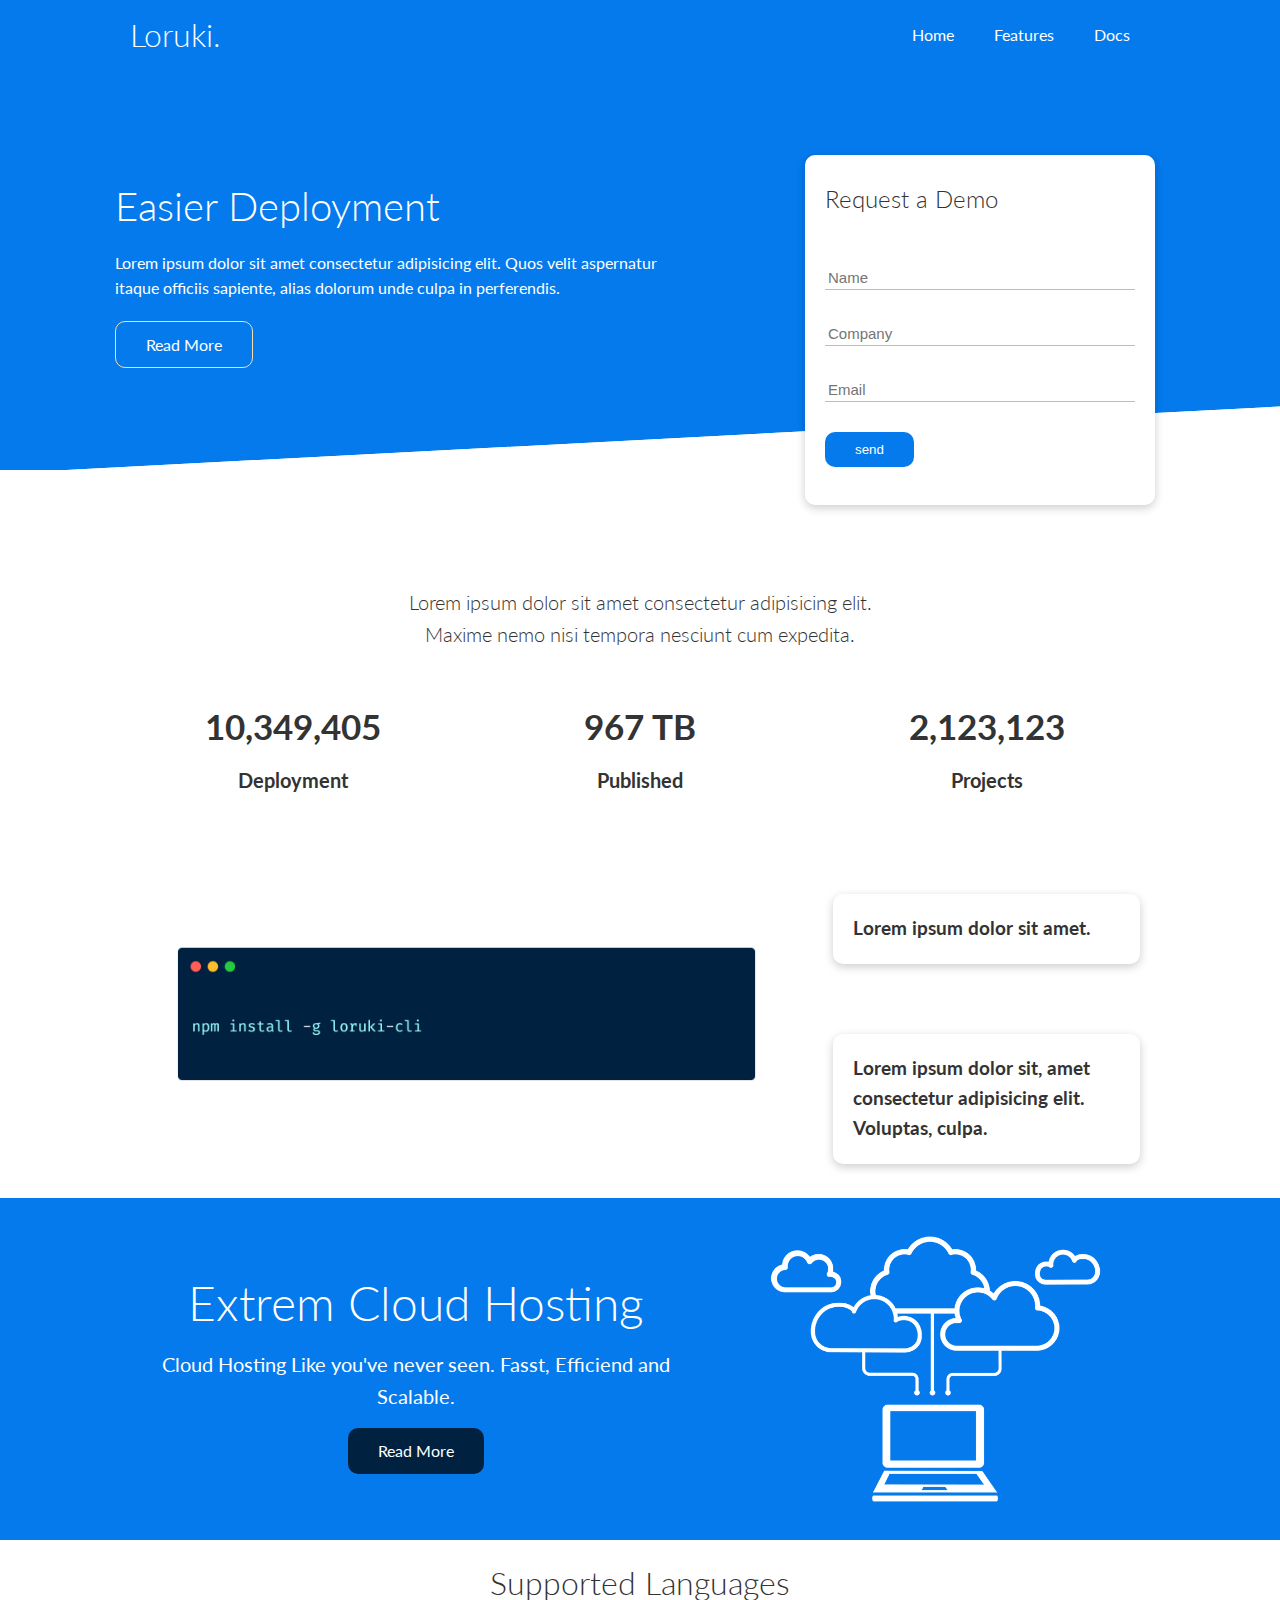
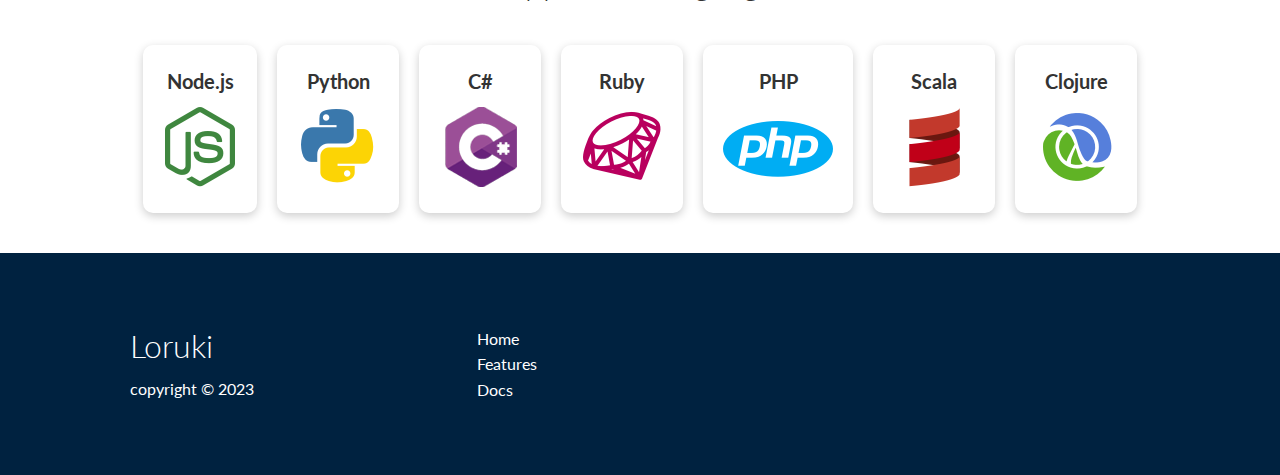
<file: index.html>
<!DOCTYPE html>
<html lang="en">
  <head>
    <meta charset="UTF-8" />
    <meta name="viewport" content="width=device-width, initial-scale=1.0" />
    <link rel="stylesheet" href="/css/style.css" />
    <link rel="stylesheet" href="/css//utilities.css" />
    <link
      rel="stylesheet"
      href="https://cdnjs.cloudflare.com/ajax/libs/font-awesome/6.4.2/css/all.min.css"
      integrity="sha512-z3gLpd7yknf1YoNbCzqRKc4qyor8gaKU1qmn+CShxbuBusANI9QpRohGBreCFkKxLhei6S9CQXFEbbKuqLg0DA=="
      crossorigin="anonymous"
      referrerpolicy="no-referrer"
    />
    <title>Loruki | Cloud Hosting For Everyone</title>
  </head>
  <body>
    <!-- Navbar -->
    <div class="navbar">
      <div class="container flex">
        <h1 class="logo">Loruki.</h1>
        <nav>
          <ul>
            <li><a href="index.html">Home</a></li>
            <li><a href="features.html">Features</a></li>
            <li><a href="docs.html">Docs</a></li>
          </ul>
        </nav>
      </div>
    </div>
    <!-- End of Navbar -->

    <!-- Showcase -->
    <section class="showcase">
      <div class="container grid">
        <div class="showcase-text">
          <h1>Easier Deployment</h1>
          <p>
            Lorem ipsum dolor sit amet consectetur adipisicing elit. Quos velit
            aspernatur itaque officiis sapiente, alias dolorum unde culpa in
            perferendis.
          </p>
          <a href="features.html" class="btn btn-outline">Read More</a>
        </div>

        <div class="showcase-form card">
          <h2>Request a Demo</h2>
          <form
            name="contact"
            netlify-honeypot="bot-field"
            method="POST"
            data-netlify="true"
          >
            <input type="hidden" name="form-name" value="contact" />
            <p class="hidden">
              <label
                >Don't fill this out if you are human: <input name="bot-field"
              /></label>
            </p>
            <div class="form-control">
              <input required type="text" name="name" placeholder="Name" />
            </div>
            <div class="form-control">
              <input
                required
                type="text"
                name="company"
                placeholder="Company"
              />
            </div>
            <div class="form-control">
              <input required type="email" name="email" placeholder="Email" />
            </div>
            <input type="submit" value="send" class="btn btn-primary" />
          </form>
        </div>
      </div>
    </section>
    <!-- End of showcase -->

    <!-- Stats Area -->

    <section class="stats">
      <div class="container">
        <h3 class="stats-heading text-center my-1">
          <div>
            Lorem ipsum dolor sit amet consectetur adipisicing elit. Maxime nemo
            nisi tempora nesciunt cum expedita.
          </div>
        </h3>

        <div class="grid grid-3 text-center my-4">
          <div>
            <i class="fas fa-server fa-3x"></i>
            <h3>10,349,405</h3>
            <p class="text-secondary">Deployment</p>
          </div>
          <div>
            <i class="fas fa-upload fa-3x"></i>
            <h3>967 TB</h3>
            <p class="text-secondary">Published</p>
          </div>
          <div>
            <i class="fas fa-project-diagram fa-3x"></i>
            <h3>2,123,123</h3>
            <p class="text-secondary">Projects</p>
          </div>
        </div>
      </div>
    </section>
    <!-- End of Stats Area -->

    <!-- Cli -->
    <div class="cli">
      <div class="container grid">
        <img src="/images/cli.png" alt="" />
        <div class="card">
          <h3>Lorem ipsum dolor sit amet.</h3>
        </div>
        <div class="card">
          <h3>
            Lorem ipsum dolor sit, amet consectetur adipisicing elit. Voluptas,
            culpa.
          </h3>
        </div>
      </div>
    </div>
    <!-- End of Cli -->

    <!-- Cloud  -->
    <div class="cloud bg-primary my-2 py-2">
      <div class="container grid">
        <div class="text-center">
          <h2 class="lg">Extrem Cloud Hosting</h2>
          <p class="lead my-1">
            Cloud Hosting Like you've never seen. Fasst, Efficiend and Scalable.
          </p>
          <a href="features.html" class="btn btn-dark">Read More</a>
        </div>
        <img src="/images/cloud.png" alt="" />
      </div>
    </div>
    <!-- End of Cloud section -->

    <!-- Languages section-->
    <section class="languages">
      <h2 class="md text-center my-2">Supported Languages</h2>
      <div class="container flex">
        <div class="card">
          <h4>Node.js</h4>
          <img src="/images/logo/node.png" alt="" />
        </div>
        <div class="card">
          <h4>Python</h4>
          <img src="/images/logo/python.png" alt="" />
        </div>
        <div class="card">
          <h4>C#</h4>
          <img src="/images/logo/csharp.png" alt="" />
        </div>
        <div class="card">
          <h4>Ruby</h4>
          <img src="/images/logo/ruby.png" alt="" />
        </div>
        <div class="card">
          <h4>PHP</h4>
          <img src="/images/logo/php.png" alt="" />
        </div>
        <div class="card">
          <h4>Scala</h4>
          <img src="/images/logo/scala.png" alt="" />
        </div>
        <div class="card">
          <h4>Clojure</h4>
          <img src="/images/logo/clojure.png" alt="" />
        </div>
      </div>
    </section>
    <!-- End of Languages Section -->

    <!-- Footer -->
    <footer class="footer bg-dark py-5">
      <div class="container grid grid-3">
        <div>
          <h1>Loruki</h1>
          <p>copyright &copy; 2023</p>
        </div>

        <nav>
          <ul>
            <li><a href="index.html">Home</a></li>
            <li><a href="features.html">Features</a></li>
            <li><a href="docs.html">Docs</a></li>
          </ul>
        </nav>

        <div class="social">
          <a href="#"><i class="fab fa-twitter fa-2x"></i></a>
          <a href="#"><i class="fab fa-facebook fa-2x"></i></a>
          <a href="#"><i class="fab fa-instagram fa-2x"></i></a>
          <a href="#"><i class="fab fa-github fa-2x"></i></a>
        </div>
      </div>
    </footer>
    <!-- End of Footer -->
  </body>
</html>

<!-- For getting fonr awsome iconds you should go to cdnjs and serach for fornawsome icons -->
</file>
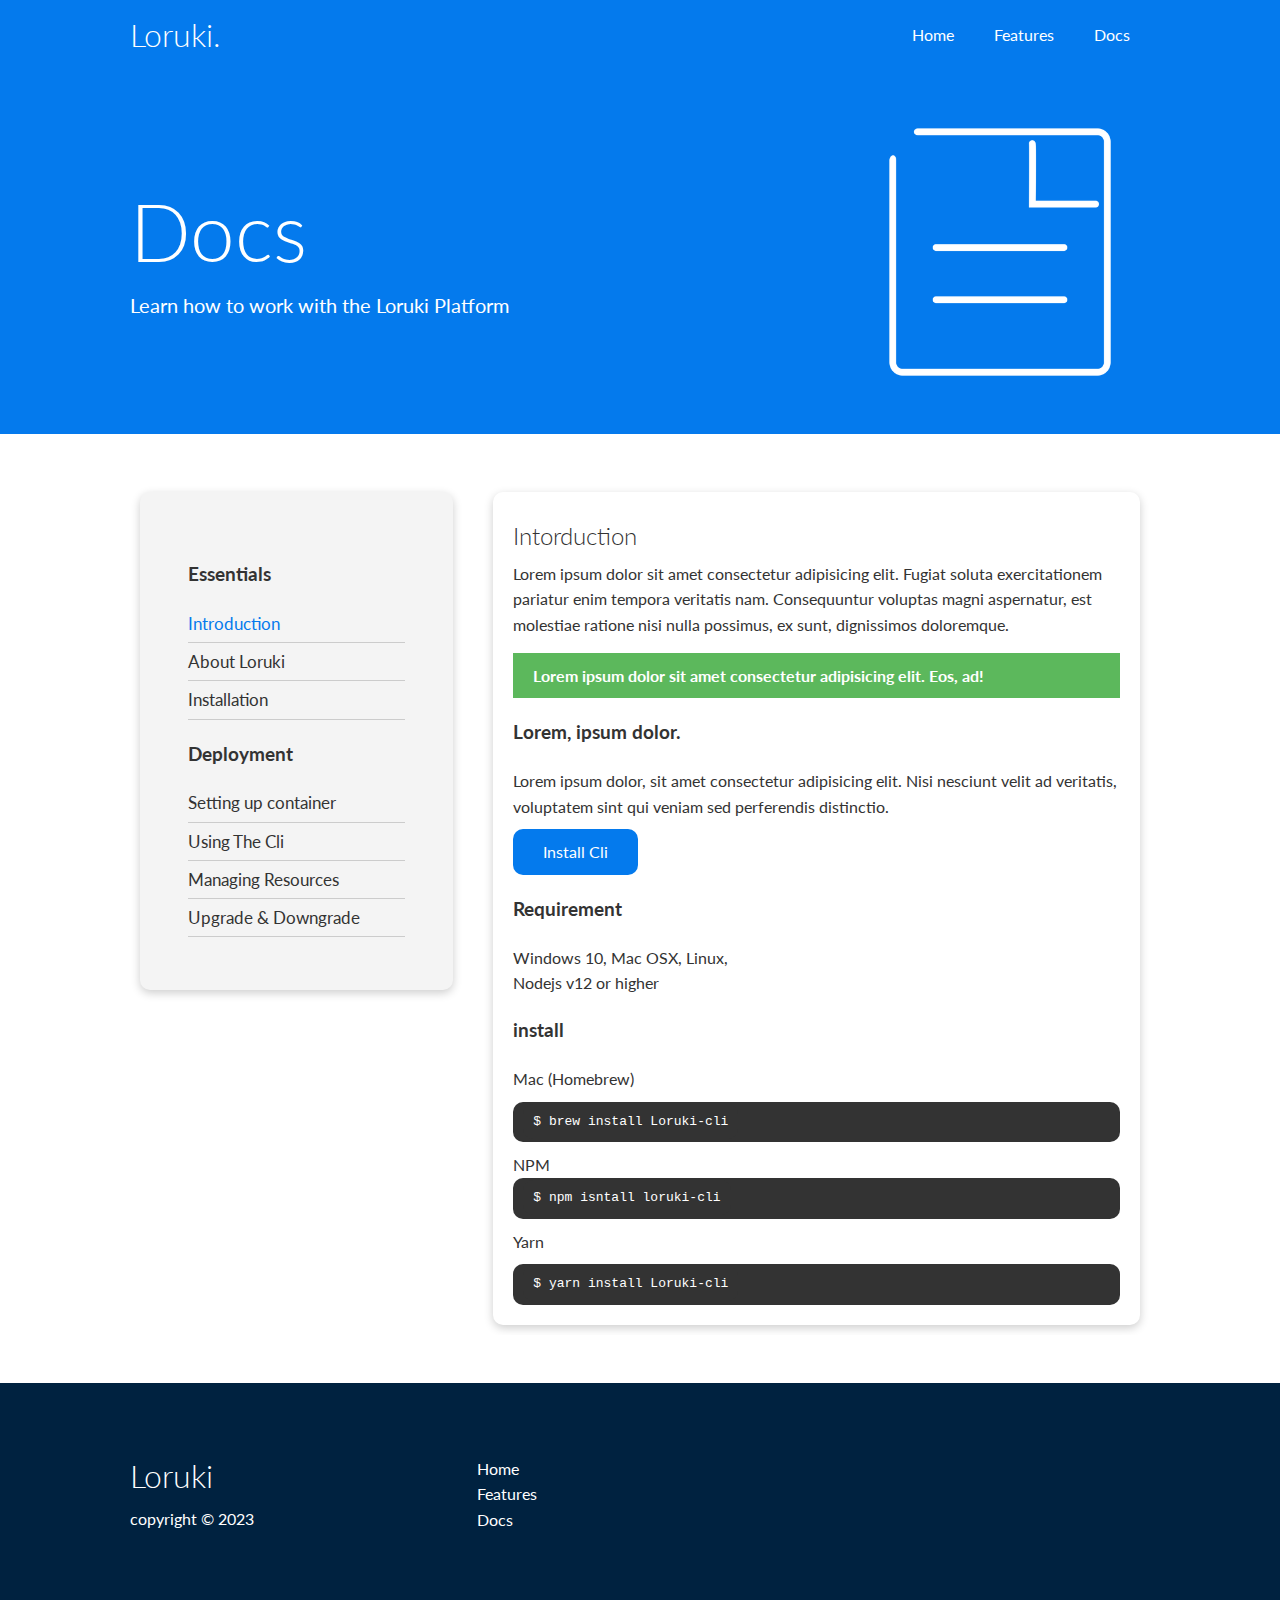
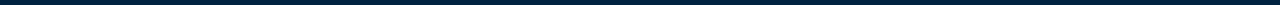
<file: docs.html>
<!DOCTYPE html>
<html lang="en">
  <head>
    <meta charset="UTF-8" />
    <meta name="viewport" content="width=device-width, initial-scale=1.0" />
    <link rel="stylesheet" href="/css/style.css" />
    <link rel="stylesheet" href="/css//utilities.css" />
    <link
      rel="stylesheet"
      href="https://cdnjs.cloudflare.com/ajax/libs/font-awesome/6.4.2/css/all.min.css"
      integrity="sha512-z3gLpd7yknf1YoNbCzqRKc4qyor8gaKU1qmn+CShxbuBusANI9QpRohGBreCFkKxLhei6S9CQXFEbbKuqLg0DA=="
      crossorigin="anonymous"
      referrerpolicy="no-referrer"
    />
    <title>Loruki | Cloud Hosting For Everyone</title>
  </head>
  <body>
    <!-- Navbar -->
    <div class="navbar">
      <div class="container flex">
        <h1 class="logo">Loruki.</h1>
        <nav>
          <ul>
            <li><a href="index.html">Home</a></li>
            <li><a href="features.html">Features</a></li>
            <li><a href="docs.html">Docs</a></li>
          </ul>
        </nav>
      </div>
    </div>
    <!-- End of Navbar -->

    <!-- Heade Area -->
    <section class="docs-head bg-primary py-3">
      <div class="container grid">
        <div>
          <h1 class="xl">Docs</h1>
          <p class="lead">Learn how to work with the Loruki Platform</p>
        </div>
        <img src="/images/docs.png" alt="" />
      </div>
    </section>
    <!-- End of head ARea -->

    <!-- Docs main -->
    <section class="docs-main my-4">
      <div class="container grid">
        <div class="card bg-light p-4">
          <h3 class="my-2">Essentials</h3>
          <nav>
            <ul>
              <li><a class="text-primary" href="#">Introduction</a></li>
              <li><a href="#">About Loruki</a></li>
              <li><a href="#">Installation</a></li>
            </ul>
          </nav>
          <h3 class="my-2">Deployment</h3>
          <nav>
            <ul>
              <li><a href="#">Setting up container</a></li>
              <li><a href="#">Using The Cli</a></li>
              <li><a href="#">Managing Resources</a></li>
              <li><a href="#">Upgrade & Downgrade</a></li>
            </ul>
          </nav>
        </div>
        <div class="card">
          <h2>Intorduction</h2>
          <p>
            Lorem ipsum dolor sit amet consectetur adipisicing elit. Fugiat
            soluta exercitationem pariatur enim tempora veritatis nam.
            Consequuntur voluptas magni aspernatur, est molestiae ratione nisi
            nulla possimus, ex sunt, dignissimos doloremque.
          </p>
          <div class="alert alert-success">
            <i class="fas fa-info"></i>
            Lorem ipsum dolor sit amet consectetur adipisicing elit. Eos, ad!
          </div>

          <h3>Lorem, ipsum dolor.</h3>

          <p>
            Lorem ipsum dolor, sit amet consectetur adipisicing elit. Nisi
            nesciunt velit ad veritatis, voluptatem sint qui veniam sed
            perferendis distinctio.
          </p>

          <a href="" class="btn btn-primary">Install Cli</a>

          <h3>Requirement</h3>
          <ul>
            <li>Windows 10, Mac OSX, Linux,</li>
            <li>Nodejs v12 or higher</li>
          </ul>
          <h3>install</h3>
          <p>Mac (Homebrew)</p>
          <pre><code>$ brew install Loruki-cli</code></pre>
          <p></p>
          NPM
          <pre><code>$ npm isntall loruki-cli</code></pre>
          <p>Yarn</p>
          <pre><code>$ yarn install Loruki-cli</code></pre>
        </div>
      </div>
    </section>
    <!-- End of docs main -->

    <!-- Footer -->
    <footer class="footer bg-dark py-5">
      <div class="container grid grid-3">
        <div>
          <h1>Loruki</h1>
          <p>copyright &copy; 2023</p>
        </div>

        <nav>
          <ul>
            <li><a href="index.html">Home</a></li>
            <li><a href="features.html">Features</a></li>
            <li><a href="docs.html">Docs</a></li>
          </ul>
        </nav>

        <div class="social">
          <a href="#"><i class="fab fa-twitter fa-2x"></i></a>
          <a href="#"><i class="fab fa-facebook fa-2x"></i></a>
          <a href="#"><i class="fab fa-instagram fa-2x"></i></a>
          <a href="#"><i class="fab fa-github fa-2x"></i></a>
        </div>
      </div>
    </footer>
    <!-- End of Footer -->
  </body>
</html>

<!-- For getting fonr awsome iconds you should go to cdnjs and serach for fornawsome icons -->
</file>
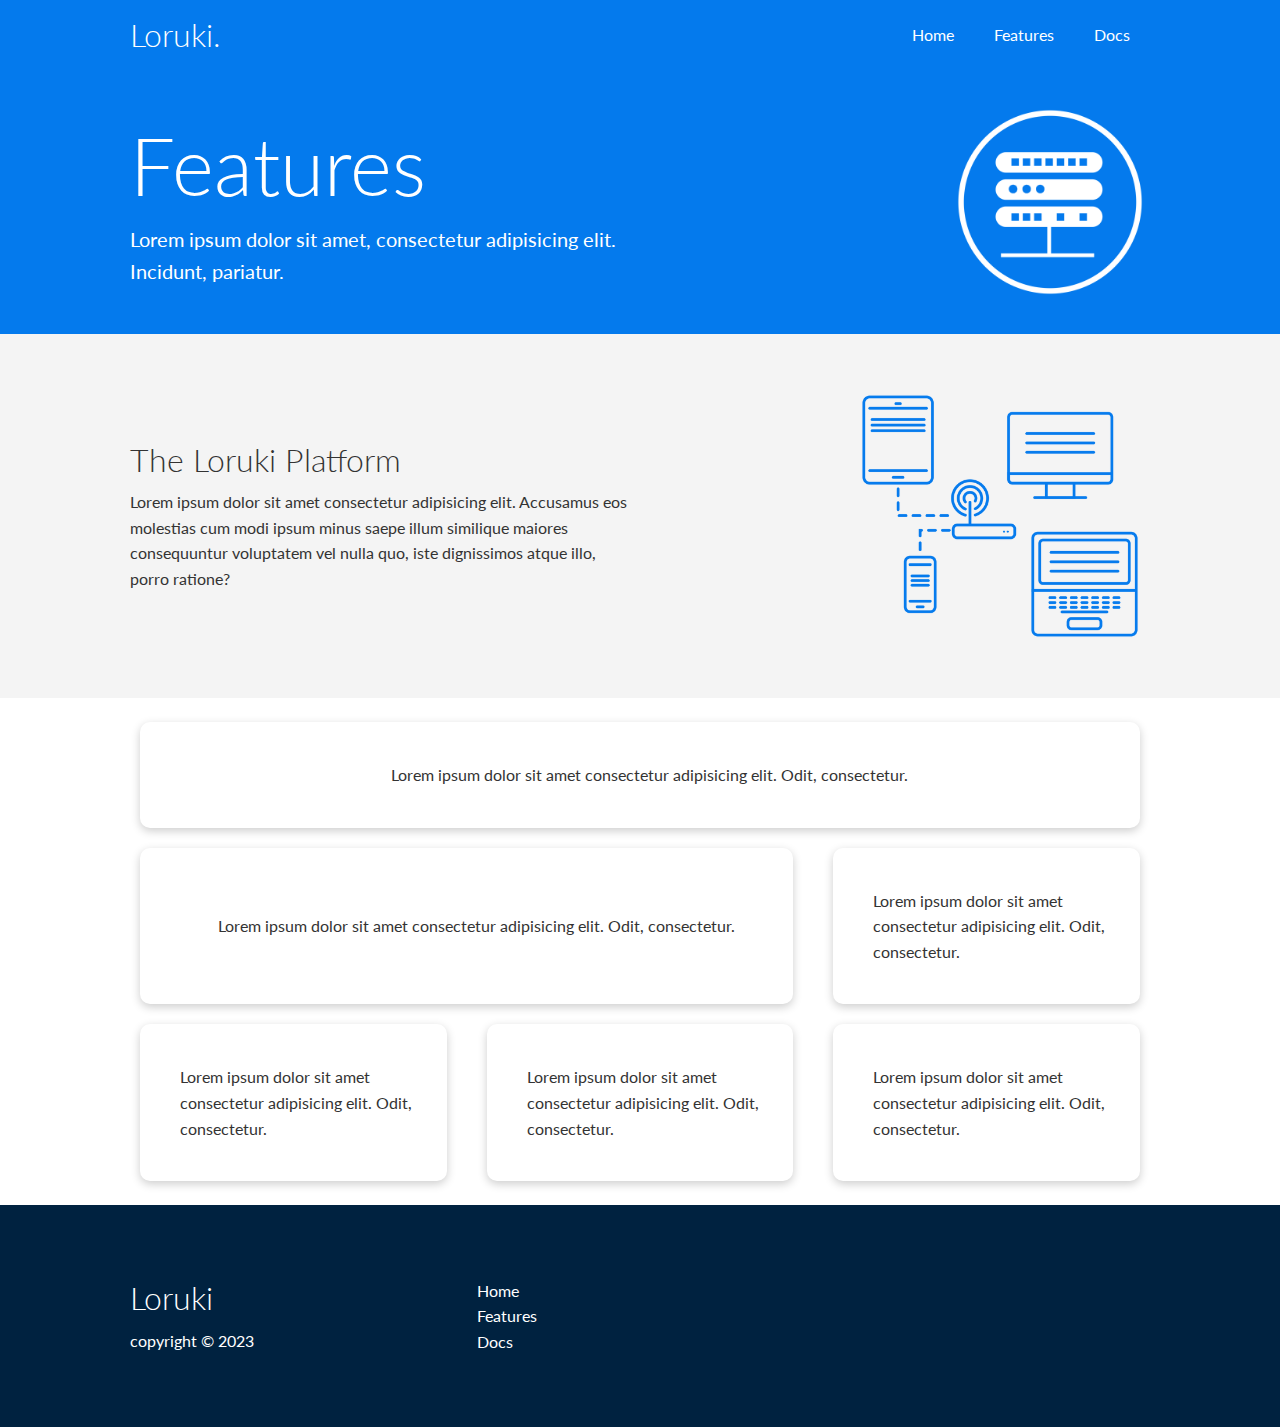
<file: features.html>
<!DOCTYPE html>
<html lang="en">
  <head>
    <meta charset="UTF-8" />
    <meta name="viewport" content="width=device-width, initial-scale=1.0" />
    <link rel="stylesheet" href="/css/style.css" />
    <link rel="stylesheet" href="/css//utilities.css" />
    <link
      rel="stylesheet"
      href="https://cdnjs.cloudflare.com/ajax/libs/font-awesome/6.4.2/css/all.min.css"
      integrity="sha512-z3gLpd7yknf1YoNbCzqRKc4qyor8gaKU1qmn+CShxbuBusANI9QpRohGBreCFkKxLhei6S9CQXFEbbKuqLg0DA=="
      crossorigin="anonymous"
      referrerpolicy="no-referrer"
    />
    <title>Loruki | Cloud Hosting For Everyone</title>
  </head>
  <body>
    <!-- Navbar -->
    <div class="navbar">
      <div class="container flex">
        <h1 class="logo">Loruki.</h1>
        <nav>
          <ul>
            <li><a href="index.html">Home</a></li>
            <li><a href="features.html">Features</a></li>
            <li><a href="docs.html">Docs</a></li>
          </ul>
        </nav>
      </div>
    </div>
    <!-- End of Navbar -->

    <!-- Heade Area -->
    <section class="features-head bg-primary py-3">
      <div class="container grid">
        <div>
          <h1 class="xl">Features</h1>
          <p class="lead">
            Lorem ipsum dolor sit amet, consectetur adipisicing elit. Incidunt,
            pariatur.
          </p>
        </div>
        <img src="/images/server.png" alt="" />
      </div>
    </section>
    <!-- End of head ARea -->

    <!-- Sub Head -->
    <section class="features-sub-head bg-light py-3">
      <div class="container grid">
        <div>
          <h1 class="md">The Loruki Platform</h1>
          <p>
            Lorem ipsum dolor sit amet consectetur adipisicing elit. Accusamus
            eos molestias cum modi ipsum minus saepe illum similique maiores
            consequuntur voluptatem vel nulla quo, iste dignissimos atque illo,
            porro ratione?
          </p>
        </div>
        <img src="/images/server2.png" alt="" />
      </div>
    </section>
    <!-- End of sub Head -->

    <!-- Features Main -->
    <div class="features-main my-2">
      <div class="container grid grid-3">
        <div class="card flex">
          <i class="fas fa-server fa-3x"></i>
          <p>
            Lorem ipsum dolor sit amet consectetur adipisicing elit. Odit,
            consectetur.
          </p>
        </div>
        <div class="card flex">
          <i class="fas fa-server fa-3x"></i>
          <p>
            Lorem ipsum dolor sit amet consectetur adipisicing elit. Odit,
            consectetur.
          </p>
        </div>
        <div class="card flex">
          <i class="fas fa-laptop-code fa-3x"></i>
          <p>
            Lorem ipsum dolor sit amet consectetur adipisicing elit. Odit,
            consectetur.
          </p>
        </div>
        <div class="card flex">
          <i class="fas fa-database fa-3x"></i>
          <p>
            Lorem ipsum dolor sit amet consectetur adipisicing elit. Odit,
            consectetur.
          </p>
        </div>
        <div class="card flex">
          <i class="fas fa-power-off fa-3x"></i>
          <p>
            Lorem ipsum dolor sit amet consectetur adipisicing elit. Odit,
            consectetur.
          </p>
        </div>
        <div class="card flex">
          <i class="fas fa-upload fa-3x"></i>
          <p>
            Lorem ipsum dolor sit amet consectetur adipisicing elit. Odit,
            consectetur.
          </p>
        </div>
      </div>
    </div>
    <!-- End of features main -->

    <!-- Footer -->
    <footer class="footer bg-dark py-5">
      <div class="container grid grid-3">
        <div>
          <h1>Loruki</h1>
          <p>copyright &copy; 2023</p>
        </div>

        <nav>
          <ul>
            <li><a href="index.html">Home</a></li>
            <li><a href="features.html">Features</a></li>
            <li><a href="docs.html">Docs</a></li>
          </ul>
        </nav>

        <div class="social">
          <a href="#"><i class="fab fa-twitter fa-2x"></i></a>
          <a href="#"><i class="fab fa-facebook fa-2x"></i></a>
          <a href="#"><i class="fab fa-instagram fa-2x"></i></a>
          <a href="#"><i class="fab fa-github fa-2x"></i></a>
        </div>
      </div>
    </footer>
    <!-- End of Footer -->
  </body>
</html>

<!-- For getting fonr awsome iconds you should go to cdnjs and serach for fornawsome icons -->
</file>
<file: css/style.css>
@import url('https://fonts.googleapis.com/css2?family=Lato:wght@300&family=Nunito:ital,wght@0,200;0,300;1,200&display=swap');

* {
  box-sizing: border-box;
  padding: 0;
  margin: 0;
}

:root {
  --primary-color: #047aed;
  --secondary-color: #1c3fa8;
  --dark-color: #002240;
  --light-color: #f4f4f4;
  --success-color: #5cb85c;
  --error-color: #d9534f;
}

body {
  font-family: 'Lato', sans-serif;
  color: #333;
  line-height: 1.6;
}

ul {
  list-style-type: none;
}

a {
  text-decoration: none;
  color: #333;
}

h1,
h2 {
  font-weight: 300;
  line-height: 1.2;
  margin: 10px 0;
}

p {
  margin: 10px 0;
}

img {
  /* it will keep the image withing the parent container nad never allows it to go over the parent */
  width: 100%;
}

code,
pre {
  background-color: #333;
  color: #fff;
  padding: 10px;
  border-radius: 10px;
}

.hidden {
  visibility: hidden;
  height: 0;
}

/* Navbar Styling */

.navbar {
  background-color: var(--primary-color);
  color: #fff;
  height: 70px;
}

.navbar ul {
  display: flex;
}
.navbar a {
  color: #fff;
  padding: 10px;
  margin: 0 10px;
  position: relative;
}
.navbar a::after {
  content: '';
  position: absolute;
  width: 0;
  height: 2px;
  box-shadow: 10px 10px 10px gray;
  border-radius: 50%;
  background-color: #fff;
  left: 0;
  bottom: -4px;
  transition: width 0.3s ease-in-out;
}
.navbar a:hover::after {
  width: 100%;
  transition: all 0.2s;
}
/* if flex is in the navbar act as below */
.navbar .flex {
  justify-content: space-between;
}

/* End of navbar styling */

/* Showcase */
.showcase {
  height: 400px;
  background-color: var(--primary-color);
  color: #fff;
  position: relative;
}

.showcase h1 {
  font-size: 40px;
}

.showcase p {
  margin: 20px 0;
}

.showcase .grid {
  grid-template-columns: 55% 45%;
  gap: 30px;
  overflow: visible;
}

.showcase-text {
  animation: slideInFromLeft 1s ease-in;
}

.showcase-form {
  /* if you want to work with top and bottom you should set postion relative or abslute */
  position: relative;
  top: 60px;
  height: 350px;
  width: 350px;
  padding: 40px;
  z-index: 100;
  justify-self: flex-end;
  animation: slideInFromRight 1s ease-in-out;
}

.showcase-form .form-control {
  margin: 30px 0;
}

.showcase-form input[type='text'],
.showcase-form input[type='email'] {
  border: 0;
  border-bottom: 1px solid #b4becb;
  width: 100%;
  padding: 3px;
  font-size: 15px;
}

.showcase-form input:focus {
  outline: none;
}

.showcase::before,
.showcase::after {
  content: '';
  position: absolute;
  width: 100%;
  height: 100px;
  bottom: -70px;
  right: 0;
  background-color: white;
  transform: skewY(-3deg);
  -webkit-transform: skewY(-3deg);
  -ms-transform: skewY(-3deg);
}
/* End of show case */

/* Stats */
.stats {
  padding-top: 100px;
  animation: slideInFromBottom 1s ease-in;
}
.stats-heading > div {
  max-width: 500px;
  margin: auto;
  font-weight: 300;
  font-size: 20px;
}

.stats .grid h3 {
  font-size: 35px;
}

.stats .grid p {
  font-size: 20px;
  font-weight: bold;
}
/* End of STats */

/* Cli */
.cli .grid {
  grid-template-columns: repeat(3, 1fr);
  grid-template-rows: repeat(2, 1fr);
}

/* Whatver that is the first child of the .cli .grid */
.cli .grid > *:first-child {
  grid-column: 1 / span 2;
  grid-row: 1 / span 2;
}
/* End of Cli */

/* Cloud */
.cloud .grid {
  grid-template-columns: 4fr 3fr;
}
/* End of Cloud */

/* Langiages */
.languages .card {
  text-align: center;
  margin: 18px 10px 40px;
  transition: all 0.3s;
  cursor: pointer;
}

.languages .flex {
  flex-wrap: wrap;
}

.languages .card h4 {
  font-size: 20px;
  margin-bottom: 10px;
}

.languages .card:hover {
  transform: translateY(-10px);
  background-color: gray;
  color: white;
  transition: all 0.3s;
}
/* End of Languiages */

/* Footer */
.footer .social a {
  margin: 0 10px;
}

.footer .social a:hover {
  color: gold;
  transition: color 0.3s;
}

/* Features Header */
.features-head img {
  width: 200px;
  justify-self: flex-end;
}

.features-sub-head img {
  justify-self: flex-end;
  width: 300px;
}
/* End of features */

/* Features main */
.features-main .card > i {
  margin-right: 20px;
}

.features-main .container {
  overflow: visible;
}
.features-main .grid > *:first-child {
  grid-column: 1 / span 3;
}
.features-main .grid > *:nth-of-type(2) {
  grid-column: 1 / span 2;
}
/* End of ffeatures main */

/* Doc head */
.docs-head img {
  justify-self: flex-end;
  width: 300px;
}
/* End of Docs head */

/* Docs */
.docs-main h3 {
  margin: 20px 0;
}

.docs-main .grid {
  grid-template-columns: 1fr 2fr;
  align-items: flex-start;
}

.docs-main nav li {
  font-size: 17px;
  padding-bottom: 5px;
  margin-bottom: 5px;
  border-bottom: 1px solid #ccc;
}

.docs-main li:hover {
  font-weight: bold;
  line-break: strict;
}

/* End of Docs */

/* Animations */
@keyframes slideInFromLeft {
  0% {
    transform: translateX(-100%);
  }
  100% {
    transform: translateX(0);
  }
}

@keyframes slideInFromRight {
  0% {
    transform: translateX(100%);
  }
  100% {
    transform: translateX(0);
  }
}

@keyframes slideInFromTop {
  0% {
    transform: translateY(-100%);
  }
  100% {
    transform: translateY(0);
  }
}

@keyframes slideInFromBottom {
  0% {
    transform: translateY(100%);
  }
  100% {
    transform: translateY(0);
  }
}

/* Tablets and under */
@media (max-width: 768px) {
  .grid,
  .showcase .grid,
  .stats .grid,
  .cli .grid,
  .cloud .grid,
  .container .grid,
  .features-main .grid,
  .features-head .grid,
  .features-sub-head .grid,
  .docs-head .grid,
  .docs-main .grid {
    grid-template-columns: 1fr;
    grid-template-rows: 1fr;
  }

  .showcase {
    height: auto;
  }
  .showcase-text {
    text-align: center;
    margin-top: 40px;
    animation: slideInFromTop 1s ease-in;
  }

  .showcase-form {
    justify-self: center;
    margin: auto;
    animation: slideInFromBottom 1s ease;
  }

  .cli .grid > *:first-child {
    grid-column: 1/ 1;
    grid-row: 1;
  }

  .features-main,
  .features-sub-head,
  .docs-head {
    text-align: center;
  }
  .features-head img,
  .features-sub-head img,
  .docs-head img {
    justify-self: center;
    text-align: center;
  }
  .features-head h1,
  .features-head p {
    text-align: center;
  }

  .features-main .grid > *:first-child,
  .features-main .gri > *:nth-child(2) {
    grid-column: 1/3;
  }
}

/* Mobile */
@media (max-width: 500px) {
  .navbar {
    /* we do that to have more rooms for menue items */
    height: 110px;
  }

  .navbar .flex {
    flex-direction: column;
  }
  .navbar .flex ul {
    border-radius: 10px;
    background-color: rgba(0, 0, 0, 0.1);
    padding: 10px;
  }
}
</file>
<file: css/utilities.css>
/* Utilities */
.card {
  background-color: #fff;
  border-radius: 10px;
  /* in box shadow the firs value is horizontal offes and the second value is the vertival offset and thiurs is blur */
  box-shadow: 0 3px 10px rgba(0, 0, 0, 0.2);
  padding: 20px;
  margin: 10px;
  color: #333;
}

.btn {
  display: inline-block;
  padding: 10px 30px;
  cursor: pointer;
  background-color: var(--primary-color);
  color: #fff;
  border-radius: 10px;
  border: none;
}

.btn-outline {
  background-color: transparent;
  border: 1px solid wheat;
}

.btn:hover {
  transform: scale(0.98);
}

/* Backgrounds and colors buttons */
.bg-primary,
.btn-primary {
  background-color: var(--primary-color);
  color: #fff;
}

.bg-secondary,
.btn-secondary {
  background-color: var(--secondary-color);
  color: #fff;
}
.btn-dark,
.bg-dark {
  background-color: var(--dark-color);
  color: #fff;
}
.bg-light,
.btn-light {
  background-color: var(--light-color);
  color: #333;
}

.bg-primary a,
.btn-primary a,
.bg-secondary a,
.btn-secondary a,
.btn-dark a,
.bg-dark a {
  color: #fff;
}

/* End of backlground and btn and colors */

/* Text Colors */
.text-primary {
  color: var(--primary-color);
}

/* Text Sized */
.lead {
  font-size: 20px;
}
.lg {
  font-size: 3rem;
}
.sm {
  font-size: 1rem;
}
.md {
  font-size: 2rem;
}
.xl {
  font-size: 5rem;
}
/* EN dof Text sizes */

.text-center {
  text-align: center;
}

.container {
  max-width: 1100px;
  margin: 0 auto;
  overflow: auto;
  padding: 0 40px;
}

/* Alert */
.alert {
  background-color: var(--light-color);
  padding: 10px;
  font-weight: bold;
  margin: 15px 0;
}
.alert i {
  margin-right: 10px;
}
.alert-success {
  background-color: var(--success-color);
  color: #fff;
}

.alert-error {
  background-color: var(--error-color);
  color: #fff;
}
/* end of Alert */
.flex {
  display: flex;
  justify-content: center;
  align-items: center;
  height: 100%;
}

.grid {
  display: grid;
  grid-template-columns: repeat(2, 1fr);
  gap: 20px;
  justify-content: center;
  /* Align items here wont work if you dont set the height for the grid, althougb its aprent is 400px */
  align-items: center;
  height: 100%;
}

.grid-3 {
  grid-template-columns: repeat(3, 1fr);
}

/* Margins */
.my-1 {
  margin: 1rem 0;
}
.my-2 {
  margin: 1.5rem 0;
}
.my-3 {
  margin: 2rem 0;
}
.my-4 {
  margin: 3rem 0;
}
.my-5 {
  margin: 4rem 0;
}
.m-1 {
  margin: 1rem 0;
}
.m-2 {
  margin: 1.5rem 0;
}
.m-3 {
  margin: 2rem 0;
}
.m-4 {
  margin: 3rem 0;
}
.m-5 {
  margin: 4rem 0;
}
/* End of margins defenition */

/* Paddings */
.py-1 {
  padding: 1rem 0;
}
.py-2 {
  padding: 1.5rem 0;
}
.py-3 {
  padding: 2rem 0;
}
.py-4 {
  padding: 3rem 0;
}
.py-5 {
  padding: 4rem 0;
}
.p-1 {
  padding: 1rem;
}
.p-2 {
  padding: 1.5rem;
}
.p-3 {
  padding: 2rem;
}
.p-4 {
  padding: 3rem;
}
.p-5 {
  padding: 4rem;
}
/* End of paddings definitions */
</file>
